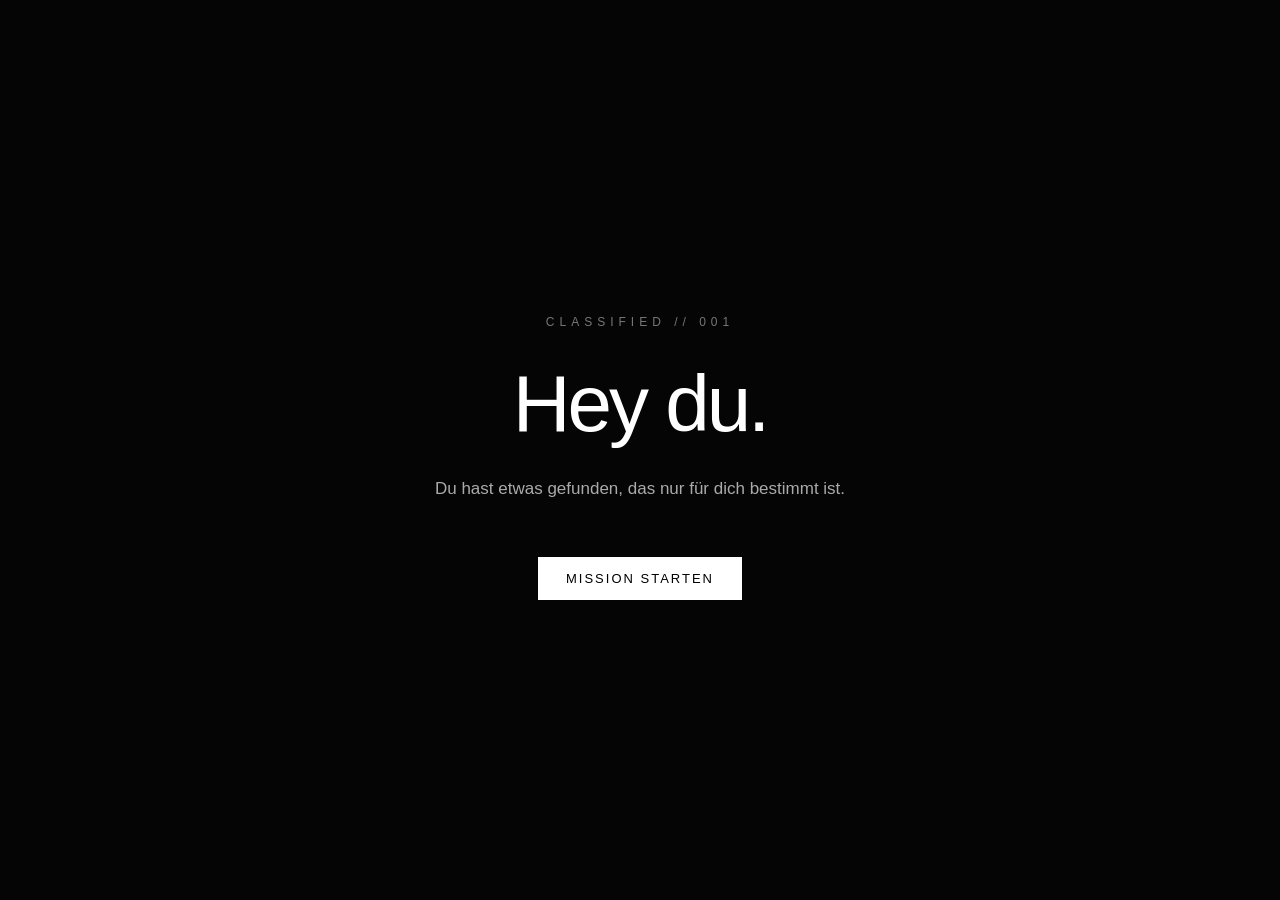
<file: index.html>
<!DOCTYPE html>
<html lang="de">

<head>
    <meta charset="UTF-8">
    <meta name="viewport" content="width=device-width, initial-scale=1.0">

    <title>WELCOME, J.</title>

    <link rel="stylesheet" href="style.css">
</head>

<body>

    <main class="container">

        <p class="label">CLASSIFIED // 001</p>

        <h1>Hey du.</h1>

        <p>
            Du hast etwas gefunden,
            das nur für dich bestimmt ist.
        </p>

        <br><br>

        <button onclick="location.href='gettingstarted.html'">
            MISSION STARTEN
        </button>

    </main>

</body>
</html>
</file>
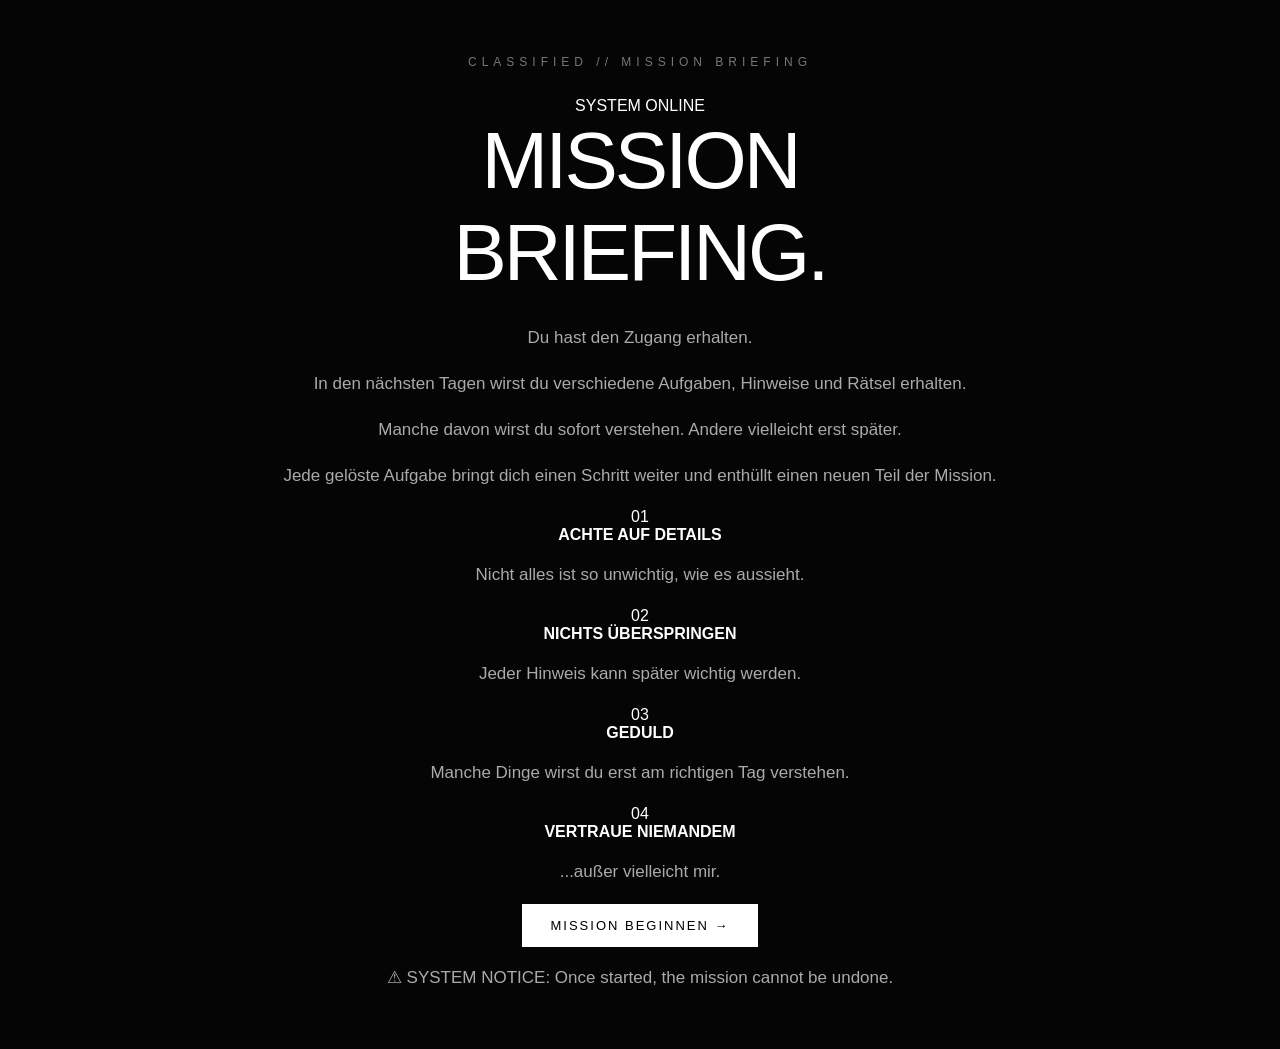
<file: gettingstarted.html>
<!DOCTYPE html>
<html lang="de">

<head>
    <meta charset="UTF-8">
    <meta name="viewport" content="width=device-width, initial-scale=1.0">

    <title>MISSION BRIEFING</title>

    <link rel="stylesheet" href="style.css">
</head>

<body>

    <main class="container briefing">

        <p class="label">CLASSIFIED // MISSION BRIEFING</p>

        <div class="status-line">
            <span></span>
            SYSTEM ONLINE
        </div>

        <h1>MISSION<br>BRIEFING.</h1>

        <p class="intro">
            Du hast den Zugang erhalten.
        </p>

        <div class="divider"></div>

        <div class="briefing-text">

            <p>
                In den nächsten Tagen wirst du verschiedene
                Aufgaben, Hinweise und Rätsel erhalten.
            </p>

            <p>
                Manche davon wirst du sofort verstehen.
                Andere vielleicht erst später.
            </p>

            <p>
                Jede gelöste Aufgabe bringt dich einen Schritt
                weiter und enthüllt einen neuen Teil der Mission.
            </p>

        </div>

        <div class="rules">

            <div class="rule">
                <span class="number">01</span>
                <div>
                    <strong>ACHTE AUF DETAILS</strong>
                    <p>
                        Nicht alles ist so unwichtig, wie es aussieht.
                    </p>
                </div>
            </div>

            <div class="rule">
                <span class="number">02</span>
                <div>
                    <strong>NICHTS ÜBERSPRINGEN</strong>
                    <p>
                        Jeder Hinweis kann später wichtig werden.
                    </p>
                </div>
            </div>

            <div class="rule">
                <span class="number">03</span>
                <div>
                    <strong>GEDULD</strong>
                    <p>
                        Manche Dinge wirst du erst am richtigen
                        Tag verstehen.
                    </p>
                </div>
            </div>

            <div class="rule">
                <span class="number">04</span>
                <div>
                    <strong>VERTRAUE NIEMANDEM</strong>
                    <p>
                        ...außer vielleicht mir.
                    </p>
                </div>
            </div>

        </div>


        <button onclick="location.href='song.html'">
            MISSION BEGINNEN →
        </button>

        <p class="warning">
            ⚠ SYSTEM NOTICE: Once started, the mission cannot be undone.
        </p>

    </main>

</body>
</html>
</file>
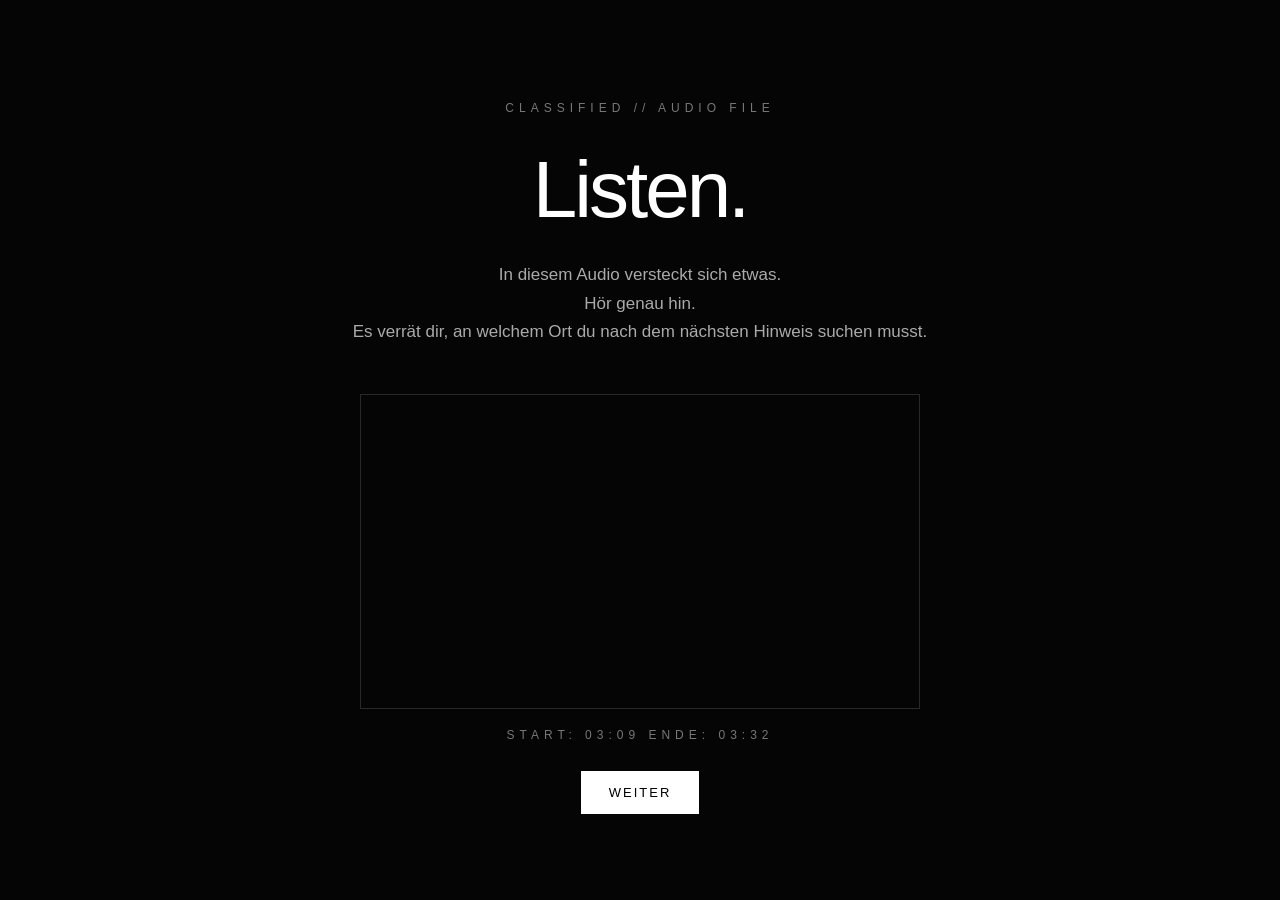
<file: song.html>
<!DOCTYPE html>
<html lang="de">

<head>
    <meta charset="UTF-8">
    <meta name="viewport" content="width=device-width, initial-scale=1.0">

    <title>CLASSIFIED // AUDIO</title>

    <link rel="stylesheet" href="style.css">
</head>

<body>

    <main class="container">

        <p class="label">CLASSIFIED // AUDIO FILE</p>

        <h1>Listen.</h1>

        <p>
            In diesem Audio versteckt sich etwas.
            <br>
            Hör genau hin. 
            <br>
            Es verrät dir, an welchem Ort du nach dem nächsten Hinweis suchen musst. 
        </p>

        <iframe
            src="https://www.youtube.com/embed/QRXZlPcxANw?si=2Otd1cyCThmvlFNr&start=186&end=212"
            title="YouTube video player"
            frameborder="0"
            allow="accelerometer; autoplay; clipboard-write; encrypted-media; gyroscope; picture-in-picture; web-share"
            referrerpolicy="strict-origin-when-cross-origin"
            allowfullscreen>
        </iframe>

        <p class="label">
            START: 03:09 ENDE: 03:32
        </p>

        <button onclick="location.href='raetsel.html'">
            WEITER
        </button>

    </main>

</body>
</html>
</file>
<file: style.css>
* {
    box-sizing: border-box;
}

body {
    margin: 0;
    min-height: 100vh;
    background: #050505;
    color: #ffffff;
    font-family: Arial, Helvetica, sans-serif;
    display: flex;
    justify-content: center;
    align-items: center;
}

.container {
    width: 90%;
    max-width: 850px;
    text-align: center;
    padding: 40px 20px;
}

.label {
    font-size: 12px;
    letter-spacing: 5px;
    color: #777;
    margin-bottom: 25px;
}

h1 {
    font-size: clamp(40px, 8vw, 80px);
    font-weight: 300;
    letter-spacing: -3px;
    margin: 0 0 25px;
}

h2 {
    font-weight: 400;
}

p {
    color: #aaa;
    font-size: 17px;
    line-height: 1.7;
}

.card {
    margin-top: 45px;
    padding: 35px;
    border: 1px solid #292929;
    background: #0b0b0b;
}

input {
    width: 100%;
    max-width: 400px;
    padding: 15px;
    margin: 20px 0;
    background: #050505;
    color: white;
    border: 1px solid #444;
    outline: none;
    text-align: center;
    font-size: 16px;
}

input:focus {
    border-color: white;
}

button {
    display: inline-block;
    padding: 14px 28px;
    background: white;
    color: black;
    border: none;
    cursor: pointer;
    font-size: 13px;
    letter-spacing: 2px;
    text-transform: uppercase;
    transition: 0.2s;
}

button:hover {
    background: #cccccc;
    transform: translateY(-2px);
}

iframe {
    width: 100%;
    max-width: 560px;
    aspect-ratio: 16 / 9;
    border: 1px solid #292929;
    margin-top: 30px;
}

@media (max-width: 600px) {
    .container {
        padding: 30px 15px;
    }

    .card {
        padding: 25px 15px;
    }

    h1 {
        letter-spacing: -2px;
    }
}
</file>
